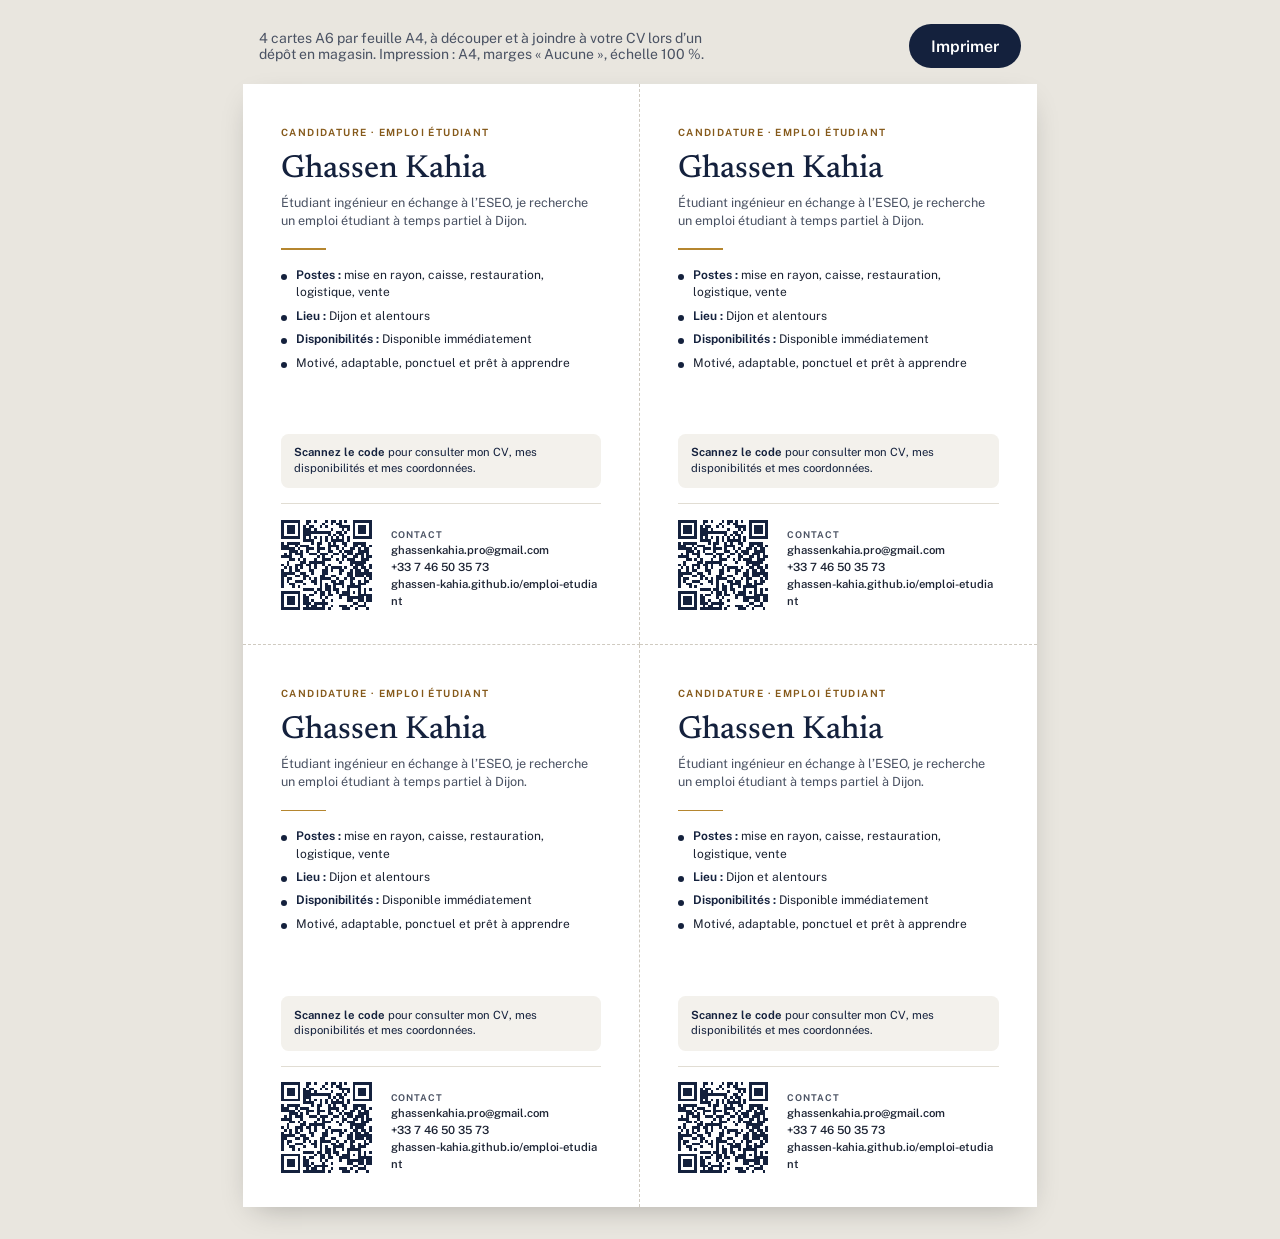
<file: carte.html>
<!doctype html>
<html lang="fr">
<head>
  <meta charset="utf-8">
  <meta name="viewport" content="width=device-width, initial-scale=1">
  <title>Carte de candidature — Ghassen Kahia</title>
  <meta name="robots" content="noindex">
  <link rel="icon" href="assets/img/favicon.png?v=2" type="image/png" sizes="64x64">
  <!--
    Page outil (non liée depuis le site) : 4 cartes A6 par feuille A4,
    à imprimer et découper pour les déposer en magasin avec le CV.
    Ouvrir /carte.html puis Ctrl+P (A4, marges « Aucune », échelle 100 %).
  -->
  <style>
    @font-face { font-family: "Public Sans"; src: url("assets/fonts/public-sans-var.woff2") format("woff2"); font-weight: 100 900; font-display: swap; }
    @font-face { font-family: "Newsreader"; src: url("assets/fonts/newsreader-var.woff2") format("woff2"); font-weight: 200 800; font-display: swap; }
    :root { --navy: #14213d; --ink: #1c2333; --soft: #4a5263; --line: #e1ddd3; --accent: #85591a; --gold: #b5862f; }
    * { box-sizing: border-box; }
    body { margin: 0; background: #e9e6df; color: var(--ink); font-family: "Public Sans", system-ui, sans-serif; }

    .toolbar {
      max-width: 210mm; margin: 24px auto 16px; padding: 0 16px;
      display: flex; flex-wrap: wrap; align-items: center; justify-content: space-between; gap: 12px;
    }
    .toolbar p { margin: 0; font-size: 14px; color: var(--soft); max-width: 34em; }
    .toolbar button {
      min-height: 44px; padding: 0 22px; border: 0; border-radius: 999px;
      background: var(--navy); color: #fff; font: inherit; font-weight: 600; cursor: pointer;
    }
    .toolbar button:focus-visible { outline: 3px solid var(--gold); outline-offset: 3px; }

    .sheet {
      width: 210mm; height: 297mm; margin: 0 auto 32px; background: #fff;
      display: grid; grid-template-columns: 1fr 1fr; grid-template-rows: 1fr 1fr;
      box-shadow: 0 10px 30px -12px rgba(0,0,0,.3);
    }
    .card {
      position: relative; padding: 11mm 10mm 9mm; display: flex; flex-direction: column;
      border-right: 1px dashed #cfcac0; border-bottom: 1px dashed #cfcac0;
    }
    .card:nth-of-type(2n) { border-right: 0; }
    .card:nth-of-type(n+3) { border-bottom: 0; }

    .eyebrow { margin: 0 0 4mm; font-size: 7.5pt; font-weight: 650; letter-spacing: .14em; text-transform: uppercase; color: var(--accent); }
    .name { margin: 0; font-family: "Newsreader", Georgia, serif; font-weight: 500; font-size: 24pt; line-height: 1; color: var(--navy); }
    .role { margin: 2.5mm 0 5mm; font-size: 9.5pt; line-height: 1.4; color: var(--soft); }
    .rule { width: 12mm; height: 1.5px; background: var(--gold); margin-bottom: 4.5mm; }
    ul { margin: 0; padding: 0; list-style: none; font-size: 9pt; line-height: 1.45; }
    li { position: relative; padding-left: 4mm; margin-bottom: 1.6mm; }
    li::before { content: ""; position: absolute; left: 0; top: 1.9mm; width: 1.6mm; height: 1.6mm; border-radius: 50%; background: var(--navy); }
    li strong { font-weight: 650; color: var(--navy); }

    .scan { margin: auto 0 0; padding: 3mm 3.5mm; border-radius: 2mm; background: #f3f1ec; font-size: 8.5pt; line-height: 1.4; color: var(--navy); }
    .scan strong { font-weight: 650; }
    .foot { margin-top: 4mm; display: flex; align-items: flex-end; gap: 5mm; padding-top: 4mm; border-top: 1px solid var(--line); }
    .qr { width: 24mm; height: 24mm; flex: none; }
    .contact { font-size: 8.5pt; line-height: 1.5; min-width: 0; }
    .contact b { display: block; font-size: 7pt; letter-spacing: .1em; text-transform: uppercase; color: var(--soft); font-weight: 650; }
    .contact span { display: block; word-break: break-all; color: var(--ink); font-weight: 550; }
    .todo { color: #8e2a1f; background: #fdecea; border: 1px dashed #c0392b; border-radius: 3px; padding: 0 3px; }

    @media (max-width: 860px) {
      .sheet { width: auto; height: auto; margin: 0 16px 24px; grid-template-columns: 1fr; grid-template-rows: none; }
      .card { min-height: 148mm; border-right: 0 !important; border-bottom: 1px dashed #cfcac0 !important; }
      .card:nth-of-type(n+2) { display: none; }
    }
    @media print {
      @page { size: A4 portrait; margin: 0; }
      body { background: #fff; }
      .toolbar { display: none; }
      .sheet { margin: 0; box-shadow: none; width: 210mm; height: 297mm; display: grid !important; grid-template-columns: 1fr 1fr; grid-template-rows: 1fr 1fr; }
      .card { display: flex !important; min-height: 0; }
      .card:nth-of-type(2n) { border-right: 0 !important; }
      .card:nth-of-type(odd) { border-right: 1px dashed #cfcac0 !important; }
      .card:nth-of-type(n+3) { border-bottom: 0 !important; }
    }
  </style>
  <script src="config.js" defer></script>
</head>
<body>
  <div class="toolbar">
    <p>4 cartes A6 par feuille A4, à découper et à joindre à votre CV lors d’un dépôt en magasin.
       Impression&nbsp;: A4, marges «&nbsp;Aucune&nbsp;», échelle 100&nbsp;%.</p>
    <button type="button" onclick="window.print()">Imprimer</button>
  </div>

  <main class="sheet" id="sheet">
    <template id="tpl">
      <article class="card">
        <p class="eyebrow">Candidature · Emploi étudiant</p>
        <h1 class="name">Ghassen Kahia</h1>
        <p class="role">Étudiant ingénieur en échange à l’ESEO, je recherche un emploi étudiant à temps partiel à Dijon.</p>
        <div class="rule"></div>
        <ul>
          <li><strong>Postes&nbsp;:</strong> mise en rayon, caisse, restauration, logistique, vente</li>
          <li><strong>Lieu&nbsp;:</strong> <span data-zone>Dijon et alentours</span></li>
          <li><strong>Disponibilités&nbsp;:</strong> <span data-dispo>à confirmer</span></li>
          <li>Motivé, adaptable, ponctuel et prêt à apprendre</li>
        </ul>
        <p class="scan"><strong>Scannez le code</strong> pour consulter mon CV, mes disponibilités et mes coordonnées.</p>
        <div class="foot">
          <img class="qr" src="assets/img/qr-site.svg" alt="QR code vers la page de candidature">
          <div class="contact">
            <b>Contact</b>
            <span data-email></span>
            <span data-phone></span>
            <span>ghassen-kahia.github.io/emploi-etudiant</span>
          </div>
        </div>
      </article>
    </template>
  </main>

  <script>
    document.addEventListener("DOMContentLoaded", function () {
      var P = window.PROFIL || {}, c = P.contact || {};
      // Les cartes sont destinées aux magasins français : texte français de config.js.
      function fr(v) { return v && typeof v === "object" ? (v.fr || "") : (v || ""); }
      var sheet = document.getElementById("sheet");
      var tpl = document.getElementById("tpl");
      function fill(el, value, label) {
        if (value) { el.textContent = value; }
        else if (label) { el.innerHTML = '<span class="todo">À compléter : ' + label + "</span>"; }
        else { el.remove(); }
      }
      for (var i = 0; i < 4; i++) {
        var card = tpl.content.cloneNode(true);
        fill(card.querySelector("[data-zone]"), fr(c.zone), "zone");
        var dispo = fr(P.libelleDisponibilite);
        if (dispo) card.querySelector("[data-dispo]").textContent = dispo.replace(/^Disponibilités\s+/i, "");
        fill(card.querySelector("[data-email]"), fr(c.email), "email");
        fill(card.querySelector("[data-phone]"), fr(c.telephone), "");
        sheet.appendChild(card);
      }
    });
  </script>
</body>
</html>
</file>
